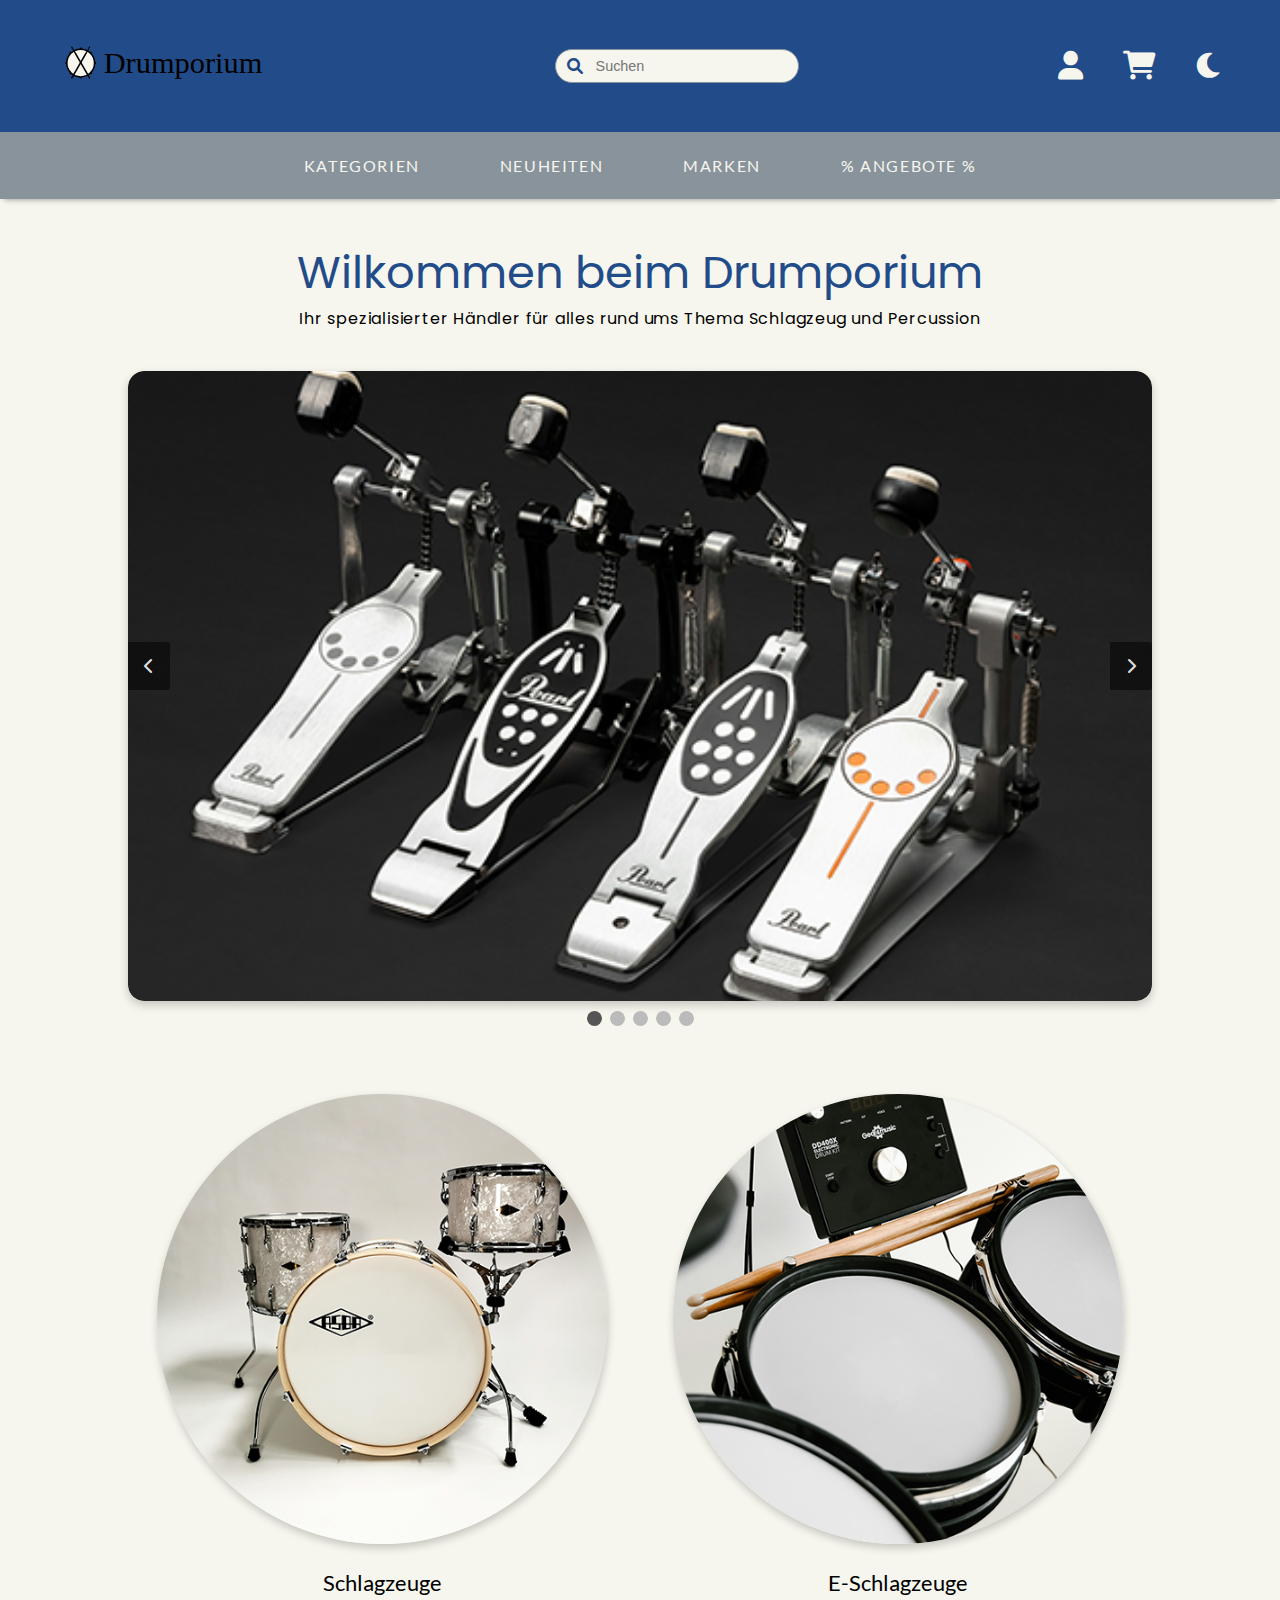
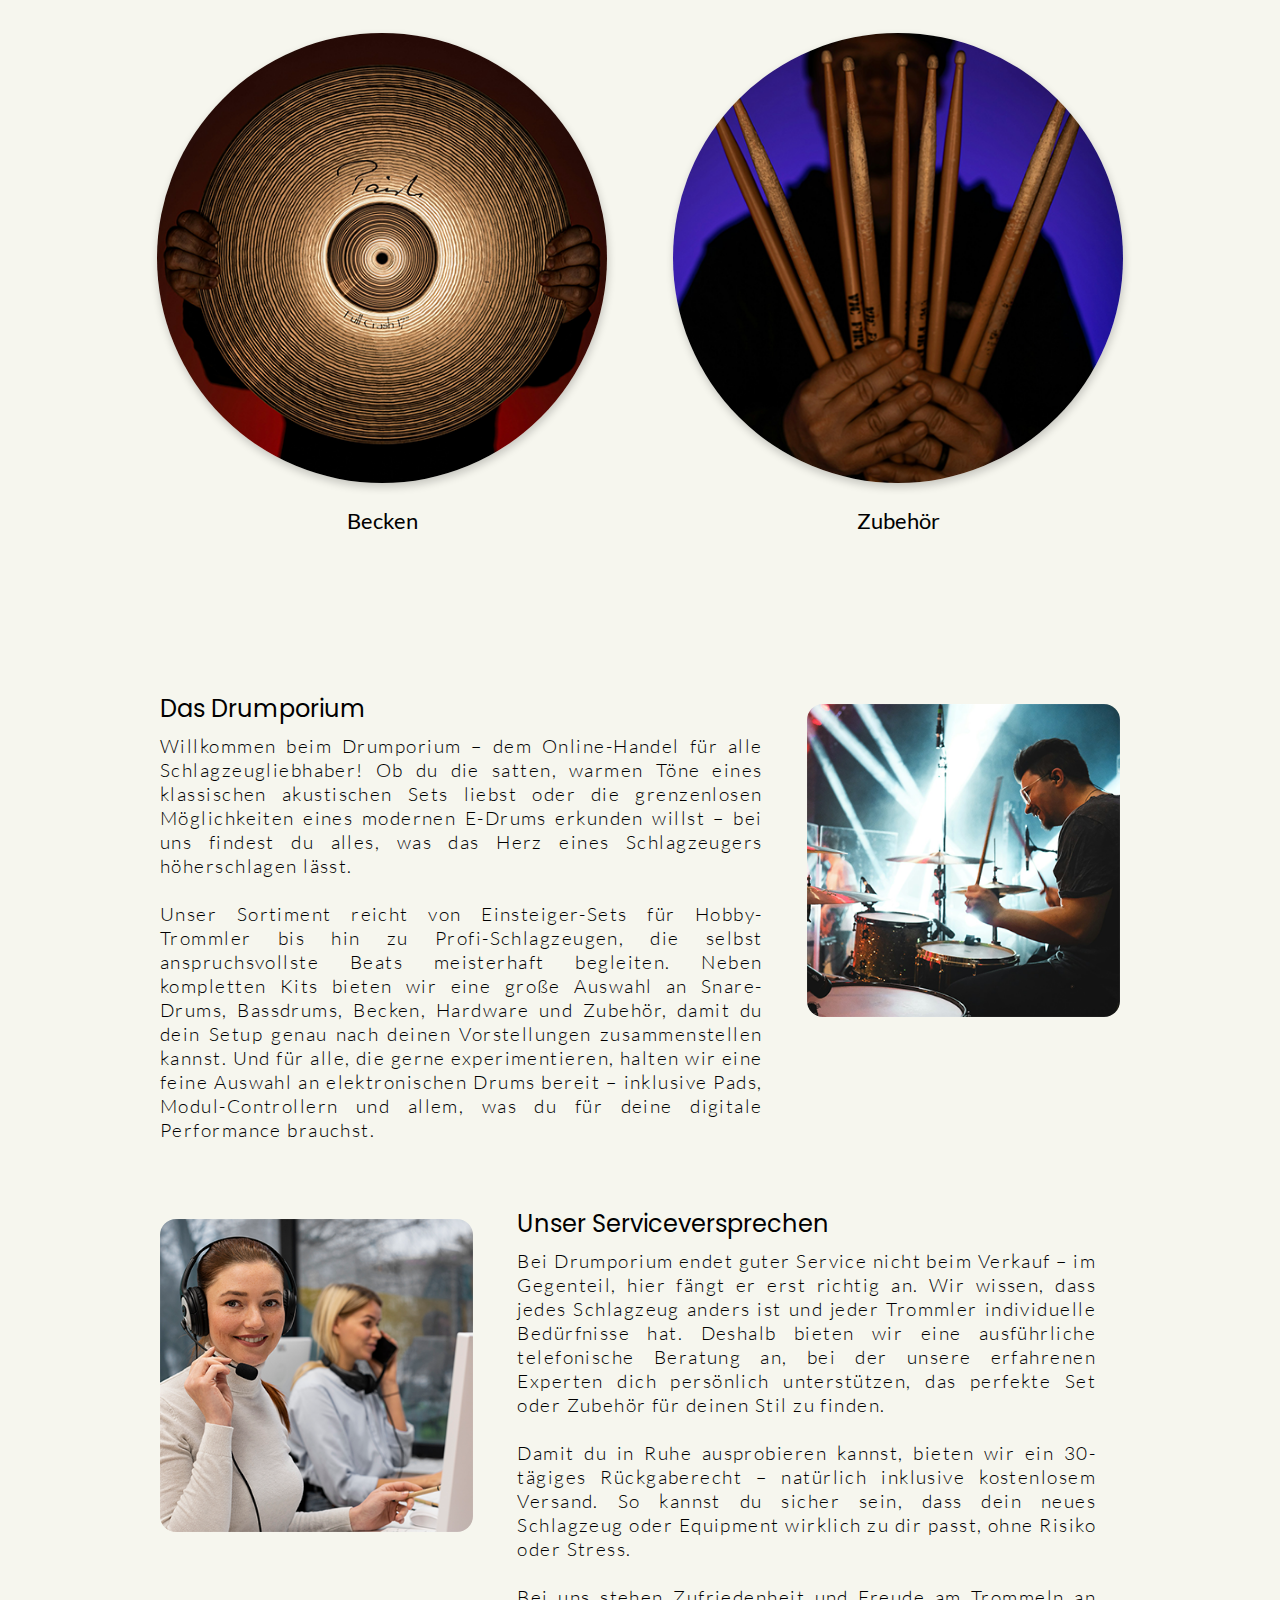
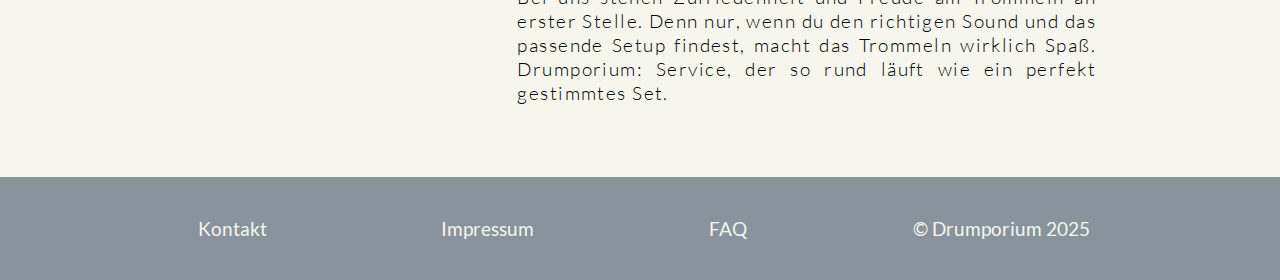
<file: index.html>
<!DOCTYPE html>
<html lang="de">

<head>
    <meta charset="UTF-8">
    <meta name="viewport" content="width=device-width, initial-scale=1.0">
    <meta name="description" content="Ihr Partner für Schlagzeug und Percussion">
    <title>Drumporium</title>
    <link rel="stylesheet" href="css/style.css">
    <link rel="stylesheet" href="css/font.css">
    <link rel="stylesheet" href="css/carousel.css">
    <link rel="stylesheet" href="fontawesome/css/all.css">
    <link rel="stylesheet" href="css/hamburger.css">
    <link rel="stylesheet" href="css/darkmode.css">
</head>

<body>
    <header>
        <div class="topBar">

            <a id="logo" href="#">
                <img src="img/Logo1.svg" alt="Drumporium Logo">
            </a>
            <div class="search-container">
                <i class="fas fa-search"></i>
                <input id="search-bar" type="text" placeholder="Suchen">
            </div>
            <div class="icons">
                <a href="unterseiten/konto.html" class="icon konto-icon">
                    <i class="fas fa-user"></i>
                </a>
                <a href="unterseiten/einkaufswagen.html" class="icon wagen-icon">
                    <i class="fas fa-shopping-cart"></i>
                </a>
                <a href="#" id="darkModeToggle" class="icon">
                    <i class="fas fa-moon"></i>
                </a>
            </div>

        </div>

        <nav class="main-nav">
            <!-- Hamburger Icon GPT-->
            <div class="hamburger">
                <span></span>
                <span></span>
                <span></span>
            </div>

            <ul id="mainNav">
                <li class="nav-list"><a href="#"> Kategorien </a></li>
                <li class="nav-list"><a href="#"> Neuheiten </a></li>
                <li class="nav-list"><a href="#"> Marken </a></li>
                <li class="nav-list"><a href="#"> &percnt; Angebote &percnt;</a></li>
            </ul>
        </nav>

    </header>

    <main>

        <div id="wilkommen">
            <h1>Wilkommen beim Drumporium</h1>
            <h3>Ihr spezialisierter Händler für alles rund ums Thema Schlagzeug und Percussion</h3>
        </div>


        <section class="hero-slider">
            <div class="bild fade">
                <a href="#">
                    <img src="img/fussmaschinen.webp" alt="Fußmaschinen">
                </a>
            </div>

            <div class="bild fade">
                <a href="#">
                    <img src="img/snaredrums.webp" alt="Snare-Drums">
                </a>
            </div>

            <div class="bild fade">
                <a href="#">
                    <img src="img/Pearl-Drumset.webp" alt="Pearl Drumset">
                </a>
            </div>

            <div class="bild fade">
                <a href="#">
                    <img src="img/Pearl-Snare.webp" alt="Pearl Snare">
                </a>
            </div>

            <div class="bild fade">
                <a href="#">
                    <img src="img/mapex-drumset.webp" alt="Mapex Drumset">
                </a>
            </div>
            <div>
                <a id="prev" class="fas fa-chevron-left"></a>
                <a id="next" class="fas fa-chevron-right"></a>
            </div>

        </section>
        <div class="dots">
            <span class="dot"></span>
            <span class="dot"></span>
            <span class="dot"></span>
            <span class="dot"></span>
            <span class="dot"></span>
        </div>

        <section id="flex-grid">
            <div class="produkte-grid">

                <figure class="figure">
                    <a href="unterseiten/produkte/schlagzeuge.html">
                        <img src="img/schlagzeug2.webp" alt="Klassisches Schlagzeug">
                    </a>
                    <figcaption> Schlagzeuge </figcaption>

                </figure>

                <figure class="figure">
                    <a href="unterseiten/produkte/e-schlagzeuge.html">
                        <img src="img/e-drum.webp" alt="Elektrisches Schlagzeug">
                    </a>
                    <figcaption> E-Schlagzeuge </figcaption>

                </figure>

                <figure class="figure">
                    <a href="unterseiten/produkte/becken.html">
                        <img src="img/becken2.webp" alt="Schlagzeug Becken">
                    </a>
                    <figcaption> Becken </figcaption>

                </figure>

                <figure class="figure">
                    <a href="unterseiten/produkte/zubehoer.html">
                        <img src="img/sticks2.webp" alt="Mann mit Drumsticks">
                    </a>
                    <figcaption> Zubehör </figcaption>

                </figure>

            </div>
        </section>

        <section class="grid-container">
            <div class="text-block">
                <img src="img/drummer.webp" alt="Spielender Schlagzeuger">
                <div class="text">
                    <h3>Das Drumporium</h3>
                    <p> Willkommen beim Drumporium – dem Online-Handel für alle Schlagzeugliebhaber! Ob du die satten,
                        warmen
                        Töne eines klassischen akustischen Sets liebst oder die grenzenlosen Möglichkeiten eines
                        modernen
                        E-Drums erkunden willst – bei uns findest du alles, was das Herz eines Schlagzeugers
                        höherschlagen
                        lässt.
                        <br>
                        <br>
                        Unser Sortiment reicht von Einsteiger-Sets für Hobby-Trommler bis hin zu Profi-Schlagzeugen, die
                        selbst
                        anspruchsvollste Beats meisterhaft begleiten. Neben kompletten Kits bieten wir eine große
                        Auswahl an
                        Snare-Drums, Bassdrums, Becken, Hardware und Zubehör, damit du dein Setup genau nach deinen
                        Vorstellungen zusammenstellen kannst. Und für alle, die gerne experimentieren, halten wir eine
                        feine
                        Auswahl an elektronischen Drums bereit – inklusive Pads, Modul-Controllern und allem, was du für
                        deine
                        digitale Performance brauchst.
                    </p>
                </div>
            </div>
            <div class="text-block reverse">
                <img src="img/kundenservice.webp" alt="Kundenservice Mitarbeiterin">
                <div class="text">
                    <h3>Unser Serviceversprechen</h3>
                    <p>Bei Drumporium endet guter Service nicht beim Verkauf – im Gegenteil, hier fängt er erst richtig
                        an.
                        Wir
                        wissen, dass jedes Schlagzeug anders ist und jeder Trommler individuelle Bedürfnisse hat.
                        Deshalb
                        bieten
                        wir eine ausführliche telefonische Beratung an, bei der unsere erfahrenen Experten dich
                        persönlich
                        unterstützen, das perfekte Set oder Zubehör für deinen Stil zu finden.
                        <br>
                        <br>
                        Damit du in Ruhe ausprobieren kannst, bieten wir ein 30-tägiges Rückgaberecht – natürlich
                        inklusive
                        kostenlosem Versand. So kannst du sicher sein, dass dein neues Schlagzeug oder Equipment
                        wirklich zu
                        dir
                        passt, ohne Risiko oder Stress.
                        <br><br>
                        Bei uns stehen Zufriedenheit und Freude am Trommeln an erster Stelle. Denn nur, wenn du den
                        richtigen
                        Sound und das passende Setup findest, macht das Trommeln wirklich Spaß. Drumporium: Service, der
                        so
                        rund
                        läuft wie ein perfekt gestimmtes Set.
                    </p>
                </div>
            </div>
        </section>

    </main>

    <footer>
        <ul id="foot-nav">
            <li class="foot-link"><a href="#"> Kontakt </a></li>
            <li class="foot-link"><a href="#"> Impressum </a></li>
            <li class="foot-link"><a href="#"> FAQ </a></li>
            <li class="foot-link"> &copy; Drumporium 2025 </li>

        </ul>

    </footer>
    <script src="js/darkmode.js"></script>
    <script src="js/carousel.js"></script>
    <script src="js/hamburger.js"></script>
</body>

</html>
</file>
<file: css/style.css>
* {
    margin: 0;
    padding: 0;
}

:root {
    --main-font: 'Lato', sans-serif;
    --heading-font: 'Poppins', sans-serif;
    --heading-color: #224c89;
    --background-light: #f6f6ee;
    --background-dark: #89939b;
    --hover-color: #8e7680;
}

/* Body allg. */

body {
    background-color: var(--background-light);
}

/* Header */

.topBar {
    display: flex;
    align-items: center;
    justify-content: space-between;
    padding: 1.5rem 3.5rem;
    background-color: var(--heading-color);
}

#logo img {
    height: 5rem;
    width: auto;
}

.search-container {
    /* gpt */
    position: relative;
    max-width: 500px;
    margin: 0 1rem;
}

.search-container i {
    /* gpt */
    position: absolute;
    left: 0.8rem;
    top: 50%;
    transform: translateY(-50%);
    color: var(--heading-color);
    pointer-events: none;
}

#search-bar {
    /* ChatGPT Vorlage, aber einige Werte selber abgeändert zu rem statt px und dann gestalterisch angepasst */
    padding: 0.5rem 1rem 0.5rem 2.5rem;
    border: 1px solid var(--background-dark);
    border-radius: 1.8rem;
    font-size: 0.9rem;
    background-color: var(--background-light);
}

.icons {
    display: flex;
    gap: 2.5rem;
    padding-left: 1rem;
    align-items: center;
}

.icons .icon i {
    /* animation from chatgpt */
    font-size: 1.8rem;
    color: var(--background-light);
    transition: color 0.3s ease, transform 0.2s ease;
    cursor: pointer;
}

.icons .icon i:hover {
    color: var(--hover-color);
    transform: scale(1.2);
}

/* Dark Mode Styling im darkmode.css */

.main-nav {
    background-color: var(--background-dark);
    display: flex;
    align-items: center;
    justify-content: space-around;
    position: relative;
    box-shadow: 0 4px 6px -4px rgba(0, 0, 0, 0.443);
}

#mainNav {
    display: flex;
    list-style: none;
    margin: 0;
    padding: 0;
}

#mainNav a {
    transition: transform 0.4s ease;
    padding: 0.5rem;
}

#mainNav a:hover {
    transform: scale(1.1);
    box-shadow: 0px 4px 6px rgb(60, 60, 60);
    border-radius: 0.5rem;
}

.nav-list {
    margin: 1rem 2rem;
    font-family: var(--main-font);
    font-weight: 400;
    font-size: 1rem;
    text-transform: uppercase;
    letter-spacing: 0.1rem;
}

.nav-list a {
    text-decoration: none;
    display: block;
    /* GPT suggestion */
    color: var(--background-light);
    cursor: pointer;
}

/* Hamburger für Mobile im hamburger.css und hamburger.js */

/* Main Start */

#wilkommen {
    padding: 1.5rem;
    margin: 1rem 0;
}

h1 {
    font-family: var(--heading-font);
    font-weight: 400;
    font-size: 2.8rem;
    color: var(--heading-color);
    text-align: center;
}

h3 {
    font-family: var(--heading-font);
    font-size: 1rem;
    font-weight: inherit;
}

#wilkommen h3 {
    text-align: center;
    letter-spacing: 0.05rem;
}

.text h3 {
    margin-bottom: 0.5rem;
    font-size: 1.5rem;

}

/* Hero-Slider styling ist im carousel.css Javascript im carousel.js */


/* Produkte Raster */

#flex-grid {
    display: flex;
    justify-content: center;
    align-items: center;
    min-height: 80vh;
}

.produkte-grid {
    display: grid;
    grid-template-columns: repeat(2, 1fr);
    padding: 2rem;
    gap: 1em;
    margin: 2rem auto;
}

.figure {
    text-align: center;
    width: 100%;
    margin: 0 auto;
}

.figure img {
    width: 90%;
    border-radius: 50%;
    transition: transform 0.2s ease;
    box-shadow: 1px 4px 8px #00000033;
}

.figure img:hover {
    transform: scale(1.05);
    box-shadow: 2px 8px 16px #0000004d
}

figcaption {
    padding: 0.3rem;
    margin: 1rem 0;
    font-family: 'Lato', sans-serif;
    font-size: 1.4em;
}

figure a {
    /*gpt */
    text-decoration: none;
    display: inline-block;
    color: inherit;
}

/* text-blöcke (mithilfe von chatGpt) */

.grid-container {
    width: 80%;
    margin: 2.5rem auto;
}

.text-block {
    display: grid;
    grid-template-columns: 2fr 1fr;
    grid-template-areas: "text image";
    gap: 1.25rem;
    align-items: start;
    padding: 2rem;
}

.text-block.reverse {
    display: grid;
    grid-template-columns: 1fr 2fr;
    grid-template-areas: "image text";
    gap: 1.25rem;
    align-items: start;
}

.text-block img {
    grid-area: image;
    width: 100%;
    max-width: 400px;
    height: auto;
    border-radius: 1rem;
    margin-top: 0.8rem;
}

.text-block .text {
    grid-area: text;
    margin-right: 1.5rem;
}

.text-block.reverse .text {
    margin-left: 1.5rem;
}

.text p {
    font-family: var(--main-font);
    line-height: 1.5rem;
    font-size: 1.2rem;
    letter-spacing: 0.09rem;
    font-weight: 300;
    text-align: justify;
    /*overflow-wrap: break-word;*/
}

/* Footer */

footer {
    padding: 2rem;
    background-color: var(--background-dark);
    font-family: var(--main-font);
    font-size: 1.2em;
}

#foot-nav {
    display: flex;
    justify-content: space-evenly;
    align-items: center;
    list-style: none;
    color: var(--background-light);

}

.foot-link a {
    cursor: pointer;
    text-decoration: none;
    color: inherit;
    transition: transform 0.4s ease;
    display: inline-block;
    padding: 0.5rem;
    border-radius: 0.5rem;
}

.foot-link a:hover {
    transform: scale(1.1);
    box-shadow: 0px 4px 6px rgb(60, 60, 60);
}

@media (max-width: 45rem) {

    .search-container {
        display: none;
    }

    .produkte-grid {
    display: grid;
    gap: 0.5rem;
    padding: 1rem;
    width: 95%;
}

    .text-block,
    .text-block.reverse {
        grid-template-columns: 1fr;
        grid-template-areas: "image" "text";
        justify-items: start;
        padding: 0.5rem 0;
        width: 100%;
    }

    .text-block img,
    .text-block.reverse img {
        max-width: 100%;
        margin: 0 0 0.5rem 0;
    }

    .text-block .text,
    .text-block.reverse .text {
        margin: 0;
    }

    .text-block p,
    .text-block.reverse p {
        text-align: left;
    }

    .figure {
        max-width: 100%;
    }

    figcaption {
        font-size: 1em;
    }

    .icons {
        padding: 0.5rem;
        gap: 0.8rem;
    }

    .icons .icon i {
        font-size: 1rem;
    }

    #foot-nav {
        display: block;
        text-align: center;
    }

    .foot-link:last-child {
        padding: 0.4rem 0.5rem;
    }
    
}
</file>
<file: css/font.css>
/* Fonts */

/* poppins-regular - latin */
@font-face {
  font-display: swap; 
  font-family: 'Poppins';
  font-style: normal;
  font-weight: 400;
  src: url('../fonts/poppins-v23-latin-regular.woff2') format('woff2'); 
}

/* poppins-700 - latin */
@font-face {
  font-display: swap; 
  font-family: 'Poppins';
  font-style: normal;
  font-weight: 700;
  src: url('../fonts/poppins-v23-latin-700.woff2') format('woff2'); 
}

/* lato-regular - latin */
@font-face {
    font-display: swap;
    font-family: 'Lato';
    font-style: normal;
    font-weight: 400;
    src: url('../fonts/lato-v24-latin-regular.woff2') format('woff2');
}

/* lato-italic - latin */
@font-face {
    font-display: swap;
    font-family: 'Lato';
    font-style: italic;
    font-weight: 400;
    src: url('../fonts/lato-v24-latin-italic.woff2') format('woff2');
}

/* lato-100 - latin */
@font-face {
  font-display: swap; /* Check https://developer.mozilla.org/en-US/docs/Web/CSS/@font-face/font-display for other options. */
  font-family: 'Lato';
  font-style: normal;
  font-weight: 100;
  src: url('../fonts/lato-v24-latin-100.woff2') format('woff2'); /* Chrome 36+, Opera 23+, Firefox 39+, Safari 12+, iOS 10+ */
}

/* lato-300 - latin */
@font-face {
  font-display: swap; /* Check https://developer.mozilla.org/en-US/docs/Web/CSS/@font-face/font-display for other options. */
  font-family: 'Lato';
  font-style: normal;
  font-weight: 300;
  src: url('../fonts/lato-v24-latin-300.woff2') format('woff2'); /* Chrome 36+, Opera 23+, Firefox 39+, Safari 12+, iOS 10+ */
}
</file>
<file: css/carousel.css>
.bild {
        position: absolute; /**/
        top: 0; /**/
        left: 0; /**/
        width: 100%; /**/
        height: 100%; /**/
        display: none;
    }

    .bild img { /* chatGPT fix*/
        width: 100%;
        height: 100%;
        object-fit: cover;
        border-radius: 1rem;
        display: block;
    }

    .hero-slider {
        width: 80%;
        height: 70vh;
        margin: auto;
        position: relative;
        overflow: hidden;
        border-radius: 1rem;
        box-shadow: 0px 4px 10px #00000033;

    }

    /* für Next und Previous Buttons */
    #prev {
        position: absolute;
        color: #dedede;
        top: 43%;
        left: 0;
        cursor: pointer;
        padding: 1rem;
        font-weight: bold;
        font-size: 1rem;
        transition: 0.6s ease;
        border-radius: 0 3px 3px 0;
        user-select: none;
        background-color: rgba(0, 0, 0, 0.5);
        text-decoration: none;
    }

    #next {
        position: absolute;
        top: 43%;
        right: 0;
        cursor: pointer;
        padding: 1rem;
        color: #dedede;
        font-weight: bold;
        font-size: 1rem;
        transition: 0.6s ease;
        border-radius: 0 3px 3px 0;
        user-select: none;
        background-color: rgba(0, 0, 0, 0.5);
        text-decoration: none;
    }

    #prev:hover,
    #next:hover {
        background: rgba(250, 249, 249, 0.631);
        color: rgb(19, 19, 19);
    }

    .dots {
        text-align: center;
        margin-top: 10px;
        position: relative;
    }

    .dot {
        display: inline-block;
        height: 15px;
        width: 15px;
        margin: 0 2px;
        background-color: #bbb;
        border-radius: 50%;
        transition: background-color 0.6s ease;
    }

    .active {
        background-color: #555555;
    }

    .fade {
        -webkit-animation-name: fade;
        -webkit-animation-duration: 1.5s;
        animation-name: fade;
        animation-duration: 1.5s;
    }

    @keyframes fade {
        from {
            opacity: .4
        }

        to {
            opacity: 1
        }
    }

    @media(max-width:45rem) {
        .hero-slider {
            max-height: 300px;
            width: 95%;
        }
    }
</file>
<file: css/hamburger.css>
/* Hamburger CSS von GPT */

.hamburger {
    display: none;
    flex-direction: column;
    cursor: pointer;
    gap: 5px;
}

.hamburger span {
    width: 25px;
    height: 3px;
    background-color: #222;
    border-radius: 2px;
    transition: 0.3s;
}

#mainNav.active {
    background-color: grey;
}

@media (max-width: 45rem) {
    .topBar {
        padding: 1rem;
    }
    
    .main-nav {
        padding: 1rem 1rem;
        justify-content: flex-start;
    }

    #mainNav {
        display: none;
        flex-direction: column;
        background-color: grey;
        width: 100%;
        margin: 0;
        padding: 1rem 0;
        list-style: none;
        position: absolute;
        top: 100%;
        left: 0;
        z-index: 10;
    }

    #mainNav li {
        text-align: center;
        padding: 0.8rem 0;
        border-bottom: 1px solid #ccc;
    }

    #mainNav li:last-child {
        border-bottom: none;
    }

    .hamburger {
        display: flex;
        margin: 0.5rem 0;
        top: 1.5rem;
        left: 1.5rem;
        z-index: 20;
    }

    #mainNav.active {
        display: flex;
        box-shadow: 0 4px 6px rgba(0, 0, 0, 0.1);
        border-radius: 0 0 0.5rem 0.5rem;
    }
}

/* hamburger animation to x from gpt */

.hamburger.open span:nth-child(1) {
    transform: rotate(45deg) translate(5px, 5px);
}

.hamburger.open span:nth-child(2) {
    opacity: 0;
}

.hamburger.open span:nth-child(3) {
    transform: rotate(-45deg) translate(5px, -5px);
}
</file>
<file: css/darkmode.css>
/* Dark Mode */

#darkModeToggle i {
    transition: color 0.3s ease, transform 0.3s ease;
}

#darkModeToggle:hover {
    color: var(--hover-color);
    transform: scale(1.2);
}

body.dark-mode {
    --bg-color: #121212;
    --text-color: #e6e5e0;
    --nav-bg: #2c2c2c;
    --accent-color: #224c89;
    --top-bar-bg: #2e3d80;
    --hover-color: #8e7680;
}

body.dark-mode {
    background-color: var(--bg-color);
    color: var(--text-color);
}

/* Header + Nav */
body.dark-mode .topBar {
    background-color: var(--accent-color);
}

body.dark-mode #mainNav {
    background-color: var(--nav-bg);
}

body.dark-mode .main-nav {
    background-color: var(--nav-bg);
    border-bottom: 1px solid rgba(255, 255, 255, 0.15);
    border-top: 1px solid rgba(255, 255, 255, 0.15);

}

body.dark-mode .hamburger span {
    background-color: var(--text-color);
}

body.dark-mode .nav-list a {
    color: var(--text-color);
}

body.dark-mode h1 {
    color: var(--accent-color);
}

/* Footer */
body.dark-mode footer {
    background-color: var(--top-bar-bg);
    color: var(--text-color);
}

/* Search bar */
body.dark-mode #search-bar {
    background-color: var(--nav-bg);
    border: 1px solid #555;
    color: var(--text-color);
}

body.dark-mode #search-bar::placeholder {
    color: #aaa;
}

/* Product grid cards */
body.dark-mode .figure img {
    box-shadow: 1px 4px 8px #00000080;
    border: 1px solid var(--nav-bg);
}
</file>
